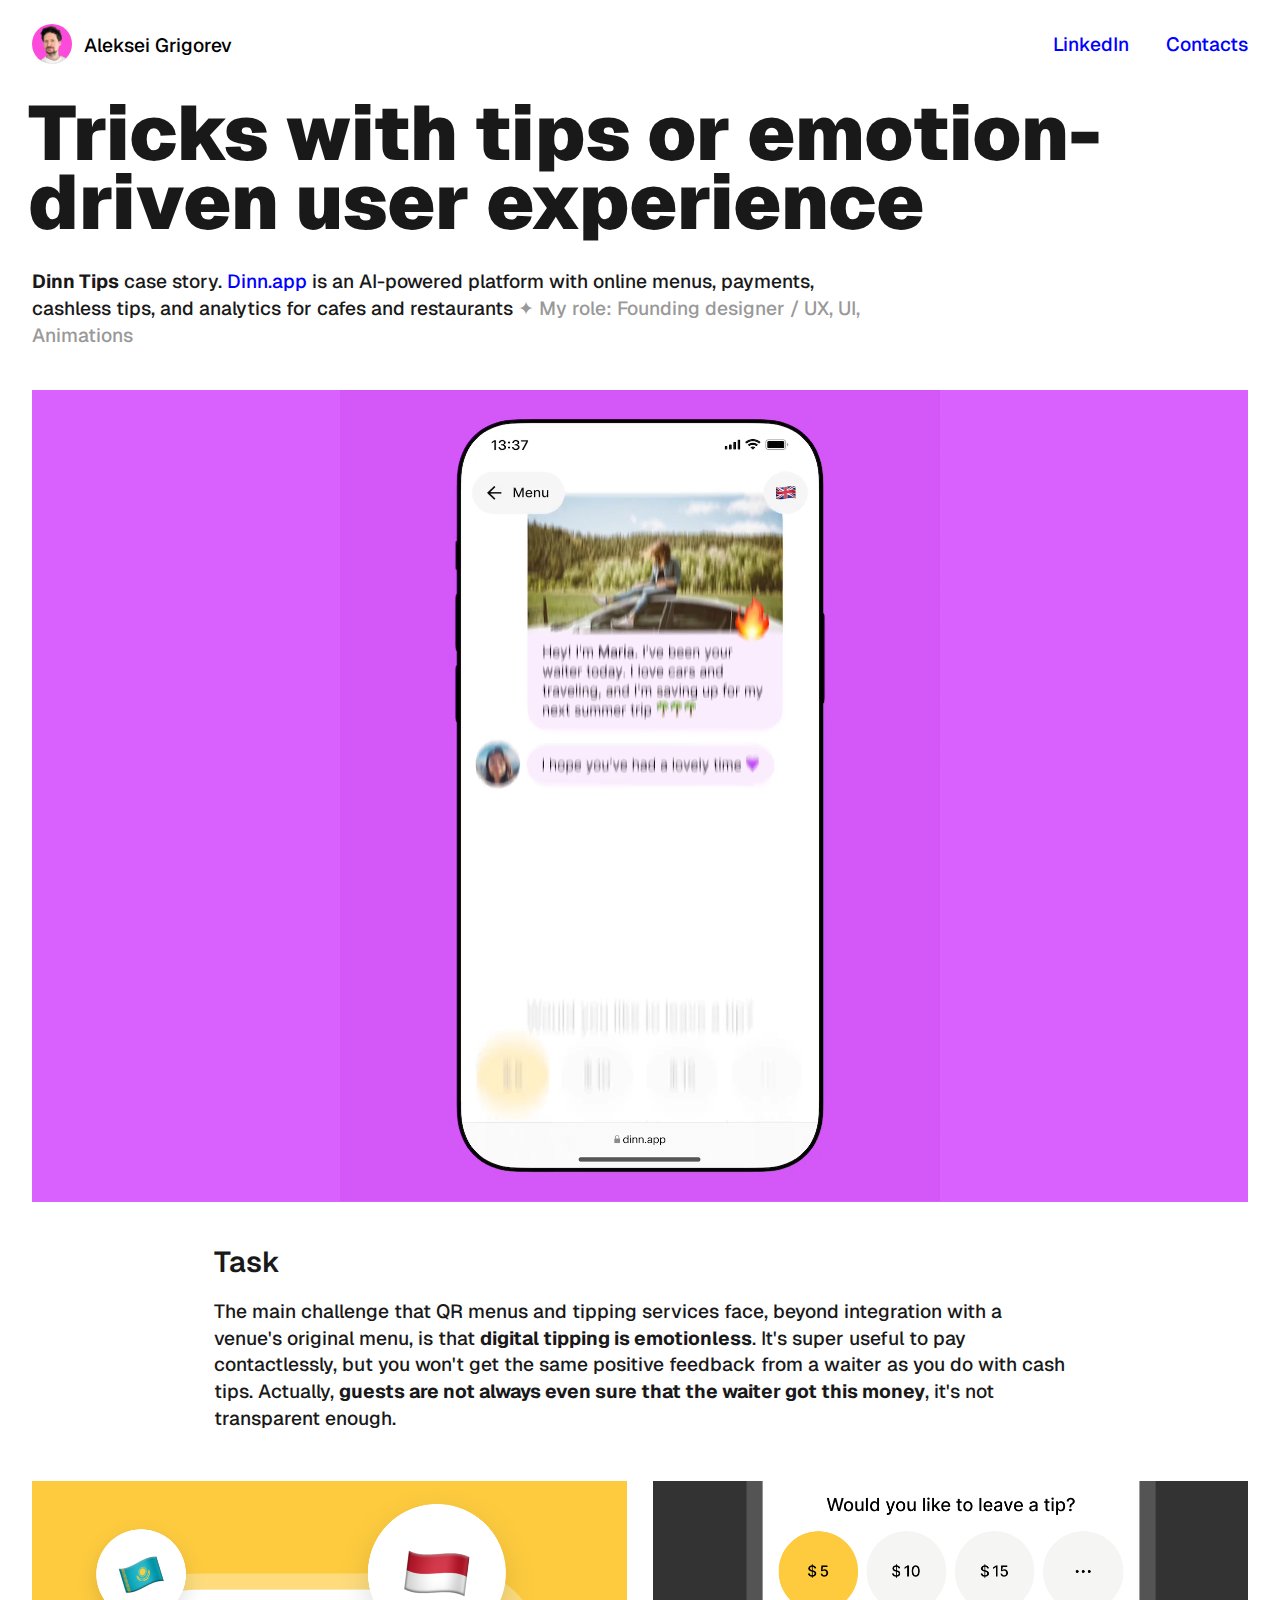
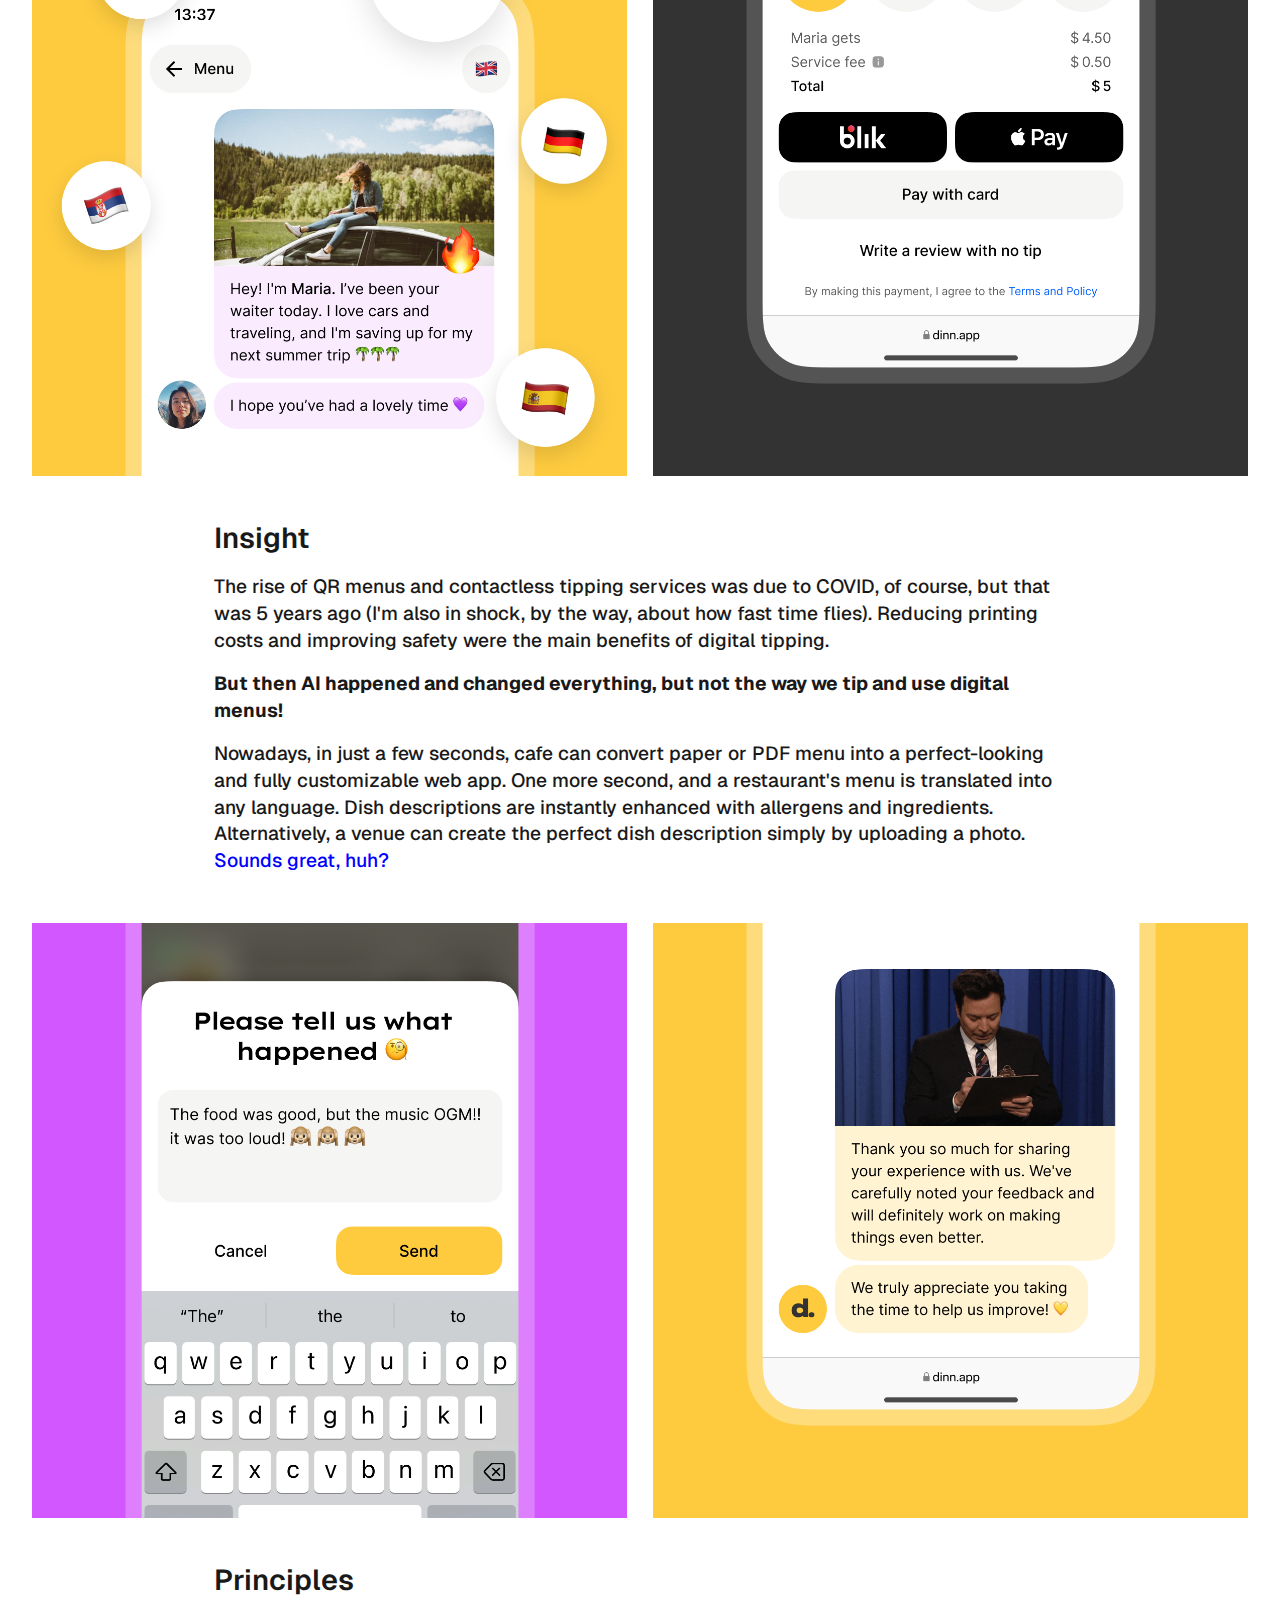
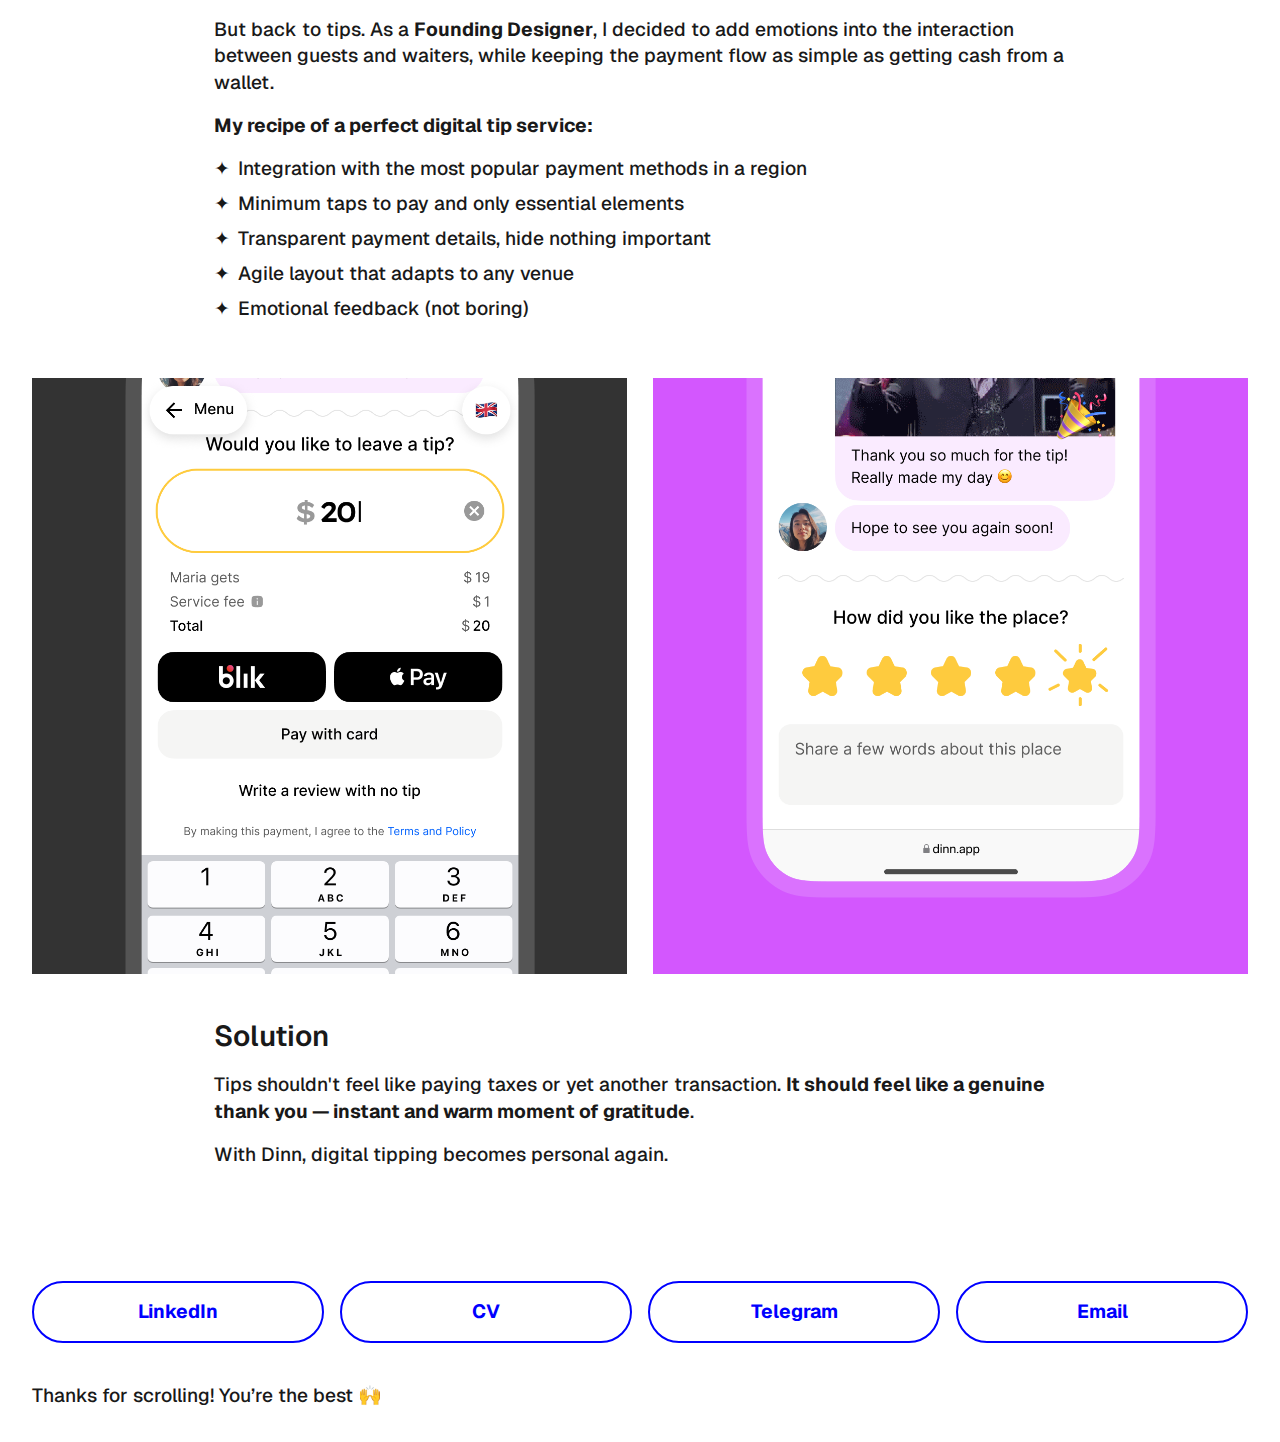
<file: tips.html>
<!doctype html>
<html lang="en">
<head>
<meta charset="UTF-8">
<title>Dinn Tips Case Study - Emotion-Driven UX Design - Aleksei Grigorev</title>
<link rel="stylesheet" href="style.css"/>
<link rel="preconnect" href="https://fonts.googleapis.com">
<link rel="preconnect" href="https://fonts.gstatic.com" crossorigin>
<link href="https://fonts.googleapis.com/css2?family=Geist:wght@100..900&display=swap" rel="stylesheet">
<meta property="og:title" content="Dinn Tips Case Study - Emotion-Driven UX Design">
<meta property="og:description" content="How I designed an emotion-driven digital tipping experience that transforms contactless payments into genuine moments of gratitude">
<meta property="og:image" content="https://agrigorev.com/agrigorev-preview.jpg">
<meta property="og:url" content="https://agrigorev.com/tips.html">
<meta property="og:type" content="website">
<meta name="twitter:card" content="summary_large_image">
<meta name="twitter:title" content="Dinn Tips Case Study - Emotion-Driven UX Design">
<meta name="twitter:description" content="How I designed an emotion-driven digital tipping experience that transforms contactless payments into genuine moments of gratitude">
<meta name="twitter:image" content="https://agrigorev.com/agrigorev-preview.jpg">
<link rel="icon" href="favicon.ico" type="image/x-icon">
<link rel="apple-touch-icon" sizes="180x180" href="https://agrigorev.com/apple-touch-icon.png">
<link rel="icon" type="image/png" sizes="32x32" href="https://agrigorev.com/favicon-32x32.png">
<link rel="icon" type="image/png" sizes="16x16" href="https://agrigorev.com/favicon-16x16.png">
<link rel="manifest" href="site.webmanifest">
<meta name="description" content="Dinn Tips case study: How I designed an emotion-driven digital tipping experience that transforms contactless payments into genuine moments of gratitude. Product design, UX, B2C case study by Aleksei Grigorev">
<meta name="viewport" content="width=device-width, initial-scale=1.0">
<link rel="canonical" href="https://agrigorev.com/tips.html">
<meta name="keywords" content="Dinn Tips, digital tipping, UX design, emotion-driven design, contactless payments, restaurant technology, product design, case study, Aleksei Grigorev">
<meta name="author" content="Aleksei Grigorev">
<!-- Yandex.Metrika counter --> 
<script type="text/javascript" >
   (function(m,e,t,r,i,k,a){m[i]=m[i]||function(){(m[i].a=m[i].a||[]).push(arguments)};
   m[i].l=1*new Date();
   for (var j = 0; j < document.scripts.length; j++) {if (document.scripts[j].src === r) { return; }}
   k=e.createElement(t),a=e.getElementsByTagName(t)[0],k.async=1,k.src=r,a.parentNode.insertBefore(k,a)})
   (window, document, "script", "https://mc.yandex.ru/metrika/tag.js", "ym");

   ym(87749988, "init", {
        clickmap:true,
        trackLinks:true,
        accurateTrackBounce:true
   });
</script>
<noscript>
<div><img src="https://mc.yandex.ru/watch/87749988" style="position:absolute; left:-9999px;" alt="" /></div>
</noscript>
<!-- /Yandex.Metrika counter -->
<script type="application/ld+json">
{
  "@context": "https://schema.org",
  "@type": "CreativeWork",
  "name": "Dinn Tips Case Study",
  "description": "How I designed an emotion-driven digital tipping experience that transforms contactless payments into genuine moments of gratitude",
  "author": {
    "@type": "Person",
    "name": "Aleksei Grigorev",
    "jobTitle": "Hands-on Head of Design",
    "url": "https://agrigorev.com"
  },
  "creator": {
    "@type": "Person",
    "name": "Aleksei Grigorev"
  },
  "datePublished": "2024",
  "genre": "Case Study",
  "keywords": "Dinn Tips, digital tipping, UX design, emotion-driven design, contactless payments, restaurant technology, product design",
  "url": "https://agrigorev.com/tips.html",
  "image": "https://agrigorev.com/agrigorev-preview.jpg",
  "publisher": {
    "@type": "Organization",
    "name": "Aleksei Grigorev Portfolio"
  },
  "about": {
    "@type": "Thing",
    "name": "Digital Tipping UX Design"
  },
  "mentions": [
    {
      "@type": "Organization",
      "name": "Dinn.app"
    },
    {
      "@type": "Thing",
      "name": "Contactless Payments"
    },
    {
      "@type": "Thing", 
      "name": "Restaurant Technology"
    }
  ]
}
</script>
</head>
<!-- Google tag (gtag.js) -->
<script async src="https://www.googletagmanager.com/gtag/js?id=G-DG6BGD69Y3"></script>
<script>
  window.dataLayer = window.dataLayer || [];
  function gtag(){dataLayer.push(arguments);}
  gtag('js', new Date());

  gtag('config', 'G-DG6BGD69Y3');
</script>
<body>
<div class="navigation"> <a href="https://agrigorev.com" class="logo-link">
  <div class="logo"> <img src="avatar.png" class="avatar" alt="Aleksei Grigorev Head of Product Design">Aleksei Grigorev </div>
  </a>
  <div class="actions"> <span class="optional"><a href="https://www.linkedin.com/in/a-grigorev/" target="_blank">LinkedIn</a></span> <span><a href="#footer">Contacts</a></span></div>
</div>
<main>
  <section class="hero">
    <h1>Tricks with tips or emotion-driven user experience</h1>
  </section>
<div class="subtext2"> <strong>Dinn Tips</strong> case story. <a href="https://dinn.app" target="_blank">Dinn.app</a> is an AI-powered platform with online menus, payments, cashless tips, and analytics for cafes and restaurants <span class="subline">✦ My role: Founding designer / UX, UI, Animations</span> </div>
<div class="cases">
  <div class="row">
    <div class="dinn-tips">
      <video src="4-dinn-tips.mp4" autoplay muted loop playsinline title="Dinn Tips digital menu and tipping experience showcase"></video>
    </div>
  </div>
</div>
<div class="textblock">
  <h2>Task</h2>
  <div class="description">The main challenge that QR menus and tipping services face, beyond integration with a venue's original menu, is that <strong>digital tipping is emotionless</strong>. It's super useful to pay contactlessly, but you won't get the same positive feedback from a waiter as you do with cash tips. Actually, <strong>guests are not always even sure that the waiter got this money</strong>, it's not transparent enough. </div>
</div>
<div class="cases">
  <div class="row">
    <div class="article"> <img src="any-lang.png" alt="Traslate to any language"/> </div>
  </div>
  <div class="row">
    <div class="article"> <img src="tips-tabs.png" alt="Dinn Tips pay view"/> </div>
  </div>
</div>
<div class="textblock">
  <h2>Insight</h2>
  <div class="description"> The rise of QR menus and contactless tipping services was due to COVID, of course, but that was 5 years ago (I'm also in shock, by the way, about how fast time flies). Reducing printing costs and improving safety were the main benefits of digital tipping.
    <p><strong>But then AI happened and changed everything, but not the way we tip and use digital menus!</strong> </p>
    <p>Nowadays, in just a few seconds, cafe can convert paper or PDF menu into a perfect-looking and fully customizable web app. One more second, and a restaurant's menu is translated into any language. Dish descriptions are instantly enhanced with allergens and ingredients. Alternatively, a venue can create the perfect dish description simply by uploading a photo. <a href="https://dinn.app" target="_blank">Sounds great, huh?</a></p>
  </div>
</div>
<div class="cases">
  <div class="row">
    <div class="article"> <img src="feedback.png" alt="Feedback form"/> </div>
  </div>
  <div class="row">
    <div class="article"> <img src="feedback2.png" alt="Feedback sent"/> </div>
  </div>
</div>
<div class="textblock">
  <h2>Principles</h2>
  <div class="description"> But back to tips. As a <strong>Founding Designer</strong>, I decided to add emotions into the interaction between guests and waiters, while keeping the payment flow as simple as getting cash from a wallet.
    <p><strong>My recipe of a perfect digital tip service:</strong> </p>
    <ul class="custom-bullets">
      <li>Integration with the most popular payment methods in a region</li>
      <li>Minimum taps to pay and only essential elements</li>
      <li>Transparent payment details, hide nothing important</li>
      <li>Agile layout that adapts to any venue</li>
      <li>Emotional feedback (not boring)</li>
    </ul>
  </div>
</div>
<div class="cases">
  <div class="row">
    <div class="article"> <img src="custom-tips.png" alt="Custom tips amount"/> </div>
  </div>
  <div class="row">
    <div class="article"> <img src="rate-place.png" alt="Rate a place"/> </div>
  </div>
</div>
<div class="textblock">
  <h2>Solution</h2>
  <div class="description"> Tips shouldn't feel like paying taxes or yet another transaction. <strong>It should feel like a genuine thank you — instant and warm moment of gratitude</strong>.
    <p>With Dinn, digital tipping becomes personal again.</p>
  </div>
</div>
  </main>
  <footer id="footer" class="footer-nav"> <a href="https://www.linkedin.com/in/a-grigorev/" target="_blank">LinkedIn</a> <a href="Aleksei-Grigorev_CV.pdf" target="_blank">CV</a> <a href="https://t.me/a_grigorev" target="_blank">Telegram</a> <a href="mailto:hello@agrigorev.com" target="_blank">Email</a> </footer>
<div class="underline">Thanks for scrolling! You’re the best 🙌</div>
<script>
  document.addEventListener("DOMContentLoaded", function () {
    const toggleLink = document.getElementById("toggleLink");
    const moreText = document.getElementById("moreText");

    toggleLink.addEventListener("click", function(e) {
      e.preventDefault();
      if (moreText.style.display === "none" || moreText.style.display === "") {
        moreText.style.display = "inline";
        toggleLink.textContent = "Show less";
      } else {
        moreText.style.display = "none";
        toggleLink.textContent = "Read more";
      }
    });
  });
</script>
</body>
</html>
</file>
<file: style.css>
@charset "UTF-8";
/* -------------------------
   Reset & Base Styles
-------------------------- */
* {
  margin: 0;
  padding: 0;
  box-sizing: border-box;
}
html {
  scroll-behavior: smooth;
}
body {
  font-family: "Geist", sans-serif;
  font-optical-sizing: auto;
  font-style: normal;
  font-size: 1.2em;
  font-weight: 500;
  line-height: 1.4;
  color: #191919;
  margin: 32px;
}
/* -------------------------
   Layout: Navigation
-------------------------- */
.navigation {
  display: flex;
  align-items: center;
  justify-content: space-between;
  padding-bottom: 40px;
}
.footer-nav {
  display: flex;
  gap: 16px;
  padding: 40px 0;
  margin-top: 64px;
  width: 100%;
  flex-wrap: wrap;
}
.footer-nav a {
  flex: 1; /* равномерное распределение ширины */
  padding: 16px 0;
  border: 2px solid #0000FF;
  border-radius: 9999px;
  text-decoration: none;
  font-weight: bold;
  text-align: center;
  transition: background-color 0.2s;
}
.footer-nav a:hover {
  background-color: #0000FF;
  color: #fff;
  text-decoration: none;
}
.logo, .actions {
  flex: 1;
}
.logo {
  display: flex;
  align-items: center;
  gap: 12px;
  line-height: 1;
}
.logo-link {
  text-decoration: none;
  color: #000000;
  display: inline-block;
}
.avatar {
  width: 40px;
  height: 40px;
  border-radius: 50%;
  object-fit: cover;
  vertical-align: middle;
  margin-top: -8px;
}
.actions {
  text-align: right;
}
a {
  text-decoration: none;
  color: #0000FF;
}
a:hover {
  text-decoration: underline;
}
a:visited {
  color: #0000FF;
}
.actions a {
  margin-left: 16px;
}
.actions a:first-child {
  margin-left: 32px;
}
/* -------------------------
   Hero Section
-------------------------- */
.hero {
  font-size: clamp(1rem, 2vw, 2rem);
  line-height: 0.9;
}
h1 {
  font-size: 3em;
  margin-left: -4px;
  font-weight: 900;
}
/* -------------------------
   Subtext
-------------------------- */
.subtext {
  padding: 32px 0;
  width: 70%;
}
.subtext2 {
  padding: 32px 0;
  width: 70%;
}
/* -------------------------
   Case Studies Section
-------------------------- */
.cases {
  display: flex;
  gap: 2vw;
  margin-top: 8px;
}
.row {
  flex: 1;
  margin: 0;
  padding: 0;
}
.subline {
  color: #999;
}
video {
  max-width: 600px;
  object-fit: contain;
  display: inline-block;
  width: 100%;
  margin-bottom: -6px;
}
img {
  margin-bottom: -6px;
}
.label {
  padding-top: 8px;
  padding-bottom: 24px;
}
.alfa-site {
  background-color: #F13728;
  text-align: center;
}
.metals {
  background-color: #A151FF;
  text-align: center;
}
.dinn-admin {
  background-color: #FED146;
  text-align: center;
}
.dinn-admin video {
  max-width: 1024px;
  min-width: 300px;
}
.dinn-tips {
  background-color: #D962FF;
  text-align: center;
}
.tips-feedback {
  background-color: #FECB3E;
  text-align: center;
}
.tips-feedback img {
  max-width: 375;
}
.alfa-pay {
  background-color: #000;
  text-align: center;
}
.autoru {
  background-color: #FF5A3B;
  text-align: center;
  padding: 64px 0;
}
.autoru img {
  max-width: 407px;
  width: 100%;
}
.article {
  text-align: center;
}
.article img {
  width: 100%;
}
.mag {
  background-color: #0000FF;
  text-align: center;
  height: 850px;
  background-image: url('5-mag.png');
  background-repeat: no-repeat;
  background-position: 100px 100px;
  background-size: cover;
}
.figma-plugin {
  background-color: #111111;
  text-align: center;
  width: 100%;
}
.figma-plugin img {
  max-width: 1024px;
  width: 100%;
}
.tips-stars {
  background-color: #333333;
  text-align: center;
  width: 100%;
  height: 684px;
}
.tips-stars img {
  max-width: 1216px;
  width: 100%;
  margin-bottom: -7px;
}
.textblock {
  width: 70%;
  margin: 40px auto;
}
.description {
  padding-bottom: 8px;
}
.description p {
  padding-top: 16px;
}
h2 {
  padding-bottom: 16px;
  margin: 0;
  font-weight: 600;
}
ul {
  padding-top: 16px;
}
li {
  padding-bottom: 8px;
}
.custom-bullets {
  list-style: none;
  padding-left: 0;
}
.custom-bullets li::before {
  content: "✦";
  margin-right: 8px;
}
.rotating-circle {
  width: 300px;
  height: 300px;
  margin: 0 auto;
  animation: spin 20s linear infinite;
  position: absolute;
  top: 186px;
  right: 64px;
  z-index: 100;
  pointer-events: none;
  width: min(max(220px, 20vw), 300px);
  height: min(max(220px, 20vw), 300px);
}
.rotating-circle svg {
  display: block;
  width: 100%;
  height: 100%;
}
.rotating-circle text {
  font-size: 26px;
  font-family: "Geist", sans-serif;
  letter-spacing: 2px;
  text-transform: uppercase;
  fill: #191919;
  font-weight: 800;
  text-align: justify;
  opacity: 20%;
}
#moreText {
  display: none;
}
#moreText div {
  padding-bottom: 10px;
}
#toggleLink {
  cursor: pointer;
}
#toggleLink:hover {
  text-decoration: underline;
}
.currently {
  padding-top: 10px;
}
.marquee-container {
  overflow: hidden;
  width: 100%;
  white-space: nowrap;
  margin: 32px 0;
  position: relative;
}
.marquee-track {
  display: flex;
  width: max-content;
  animation: scroll-left 20s linear infinite;
}
.marquee-text {
  padding: 0 2rem; /* Some spacing between repeats */
  font-size: 1.3em;
  font-weight: 800;
  text-transform: uppercase;
  letter-spacing: 20px;
  color: #191919;
  opacity: 0.2;
}
.optional {
  padding: 0;
  margin: 0;
}
.links {
  margin-top: 32px;
  align-content: center;
}
.links a {
  color: #191919;
  text-decoration: none;
}
.links a:hover {
  text-decoration: none;
}
.links div {
  background-color: #f5f5f5;
  padding: 16px;
  width: 100%;
  text-align: center;
  margin-bottom: 8px;
  cursor: pointer;
}
.links div:hover {
  background-color: #ccc;
}
.gradient-text {
  background: linear-gradient(90deg, #FF4D4D, #FF00CC);
  -webkit-background-clip: text;
  -webkit-text-fill-color: transparent;
  font-weight: 900;
}
.footer {
  background-color: #f5f5f5;
  width: 100%;
  height: 400px;
  margin-top: 40px;
}
.tooltip-box {
  position: relative;
  display: inline-block;
  width: 100%;
}
.tooltip-follow {
  position: absolute;
  background-color: #0000FF;
  color: #fff;
  padding: 6px 10px;
  white-space: nowrap;
  pointer-events: none;
  opacity: 0;
  transition: opacity 0.1s;
  font-size: 0.9em;
  z-index: 10;
}
@keyframes scroll-left {
  0% {
    transform: translateX(0);
  }
  100% {
    transform: translateX(-50%);
  }
}
@keyframes spin {
  from {
    transform: rotate(0deg);
  }
  to {
    transform: rotate(360deg);
  }
}
@media (max-width: 1000px) {
  .cases {
    flex-direction: column;
  }
  .rotating-circle {
    top: 260px;
    transform: translateX(50%);
  }
  .textblock {
    width: 100%;
  }
  .subtext2 {
    padding: 32px 0;
    width: 100%;
  }
}
@media (max-width: 800px) {
  .rotating-circle {
    top: 260px;
    transform: translateX(50%);
  }
  .optional {
    display: none !important;
  }
  .footer-nav {
    flex-direction: column;
  }
}
@media (max-width: 660px) {
  .rotating-circle {
    top: 330px;
    transform: translateX(50%);
  }
  .mag {
    height: 600px;
  }
  .autoru img {
    max-width: 300px;
    width: 100%;
  }
}
@media (max-width: 500px) {
  .rotating-circle {
    display: none;
  }
  body {
    margin: 32px 16px;
  }
  .subtext {
    width: 100%;
  }
  .autoru img {
    max-width: 250px;
    width: 100%;
  }
}
</file>
